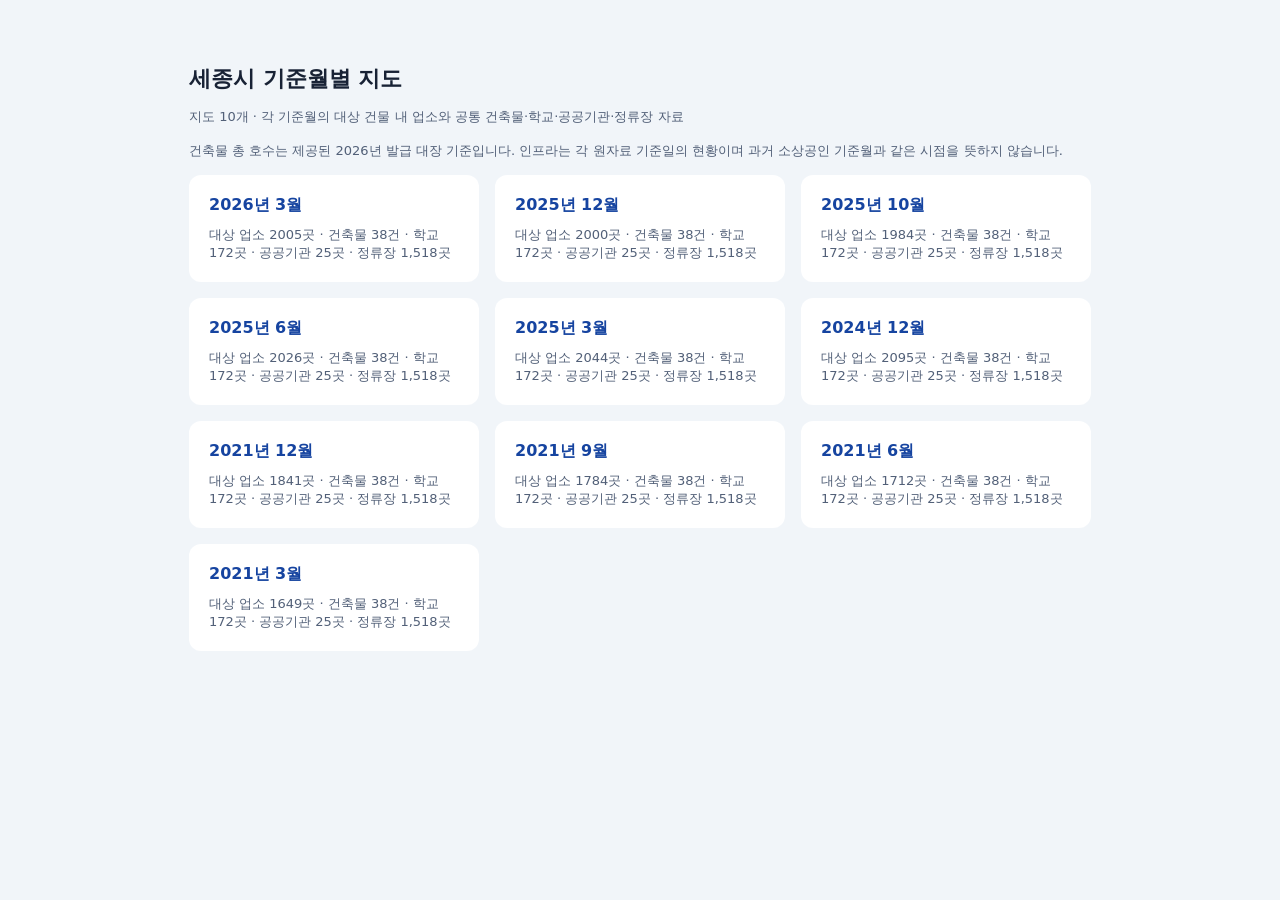
<file: index.html>
<!doctype html><html lang="ko"><head><meta charset="utf-8"><meta name="viewport" content="width=device-width,initial-scale=1"><title>세종시 기준월별 지도</title><link rel="stylesheet" href="atlas.css"></head><body class="landing"><main><h1>세종시 기준월별 지도</h1><p>지도 10개 · 각 기준월의 대상 건물 내 업소와 공통 건축물·학교·공공기관·정류장 자료</p><p>건축물 총 호수는 제공된 2026년 발급 대장 기준입니다. 인프라는 각 원자료 기준일의 현황이며 과거 소상공인 기준월과 같은 시점을 뜻하지 않습니다.</p><nav><a href="map_202603.html"><strong>2026년 3월</strong><span>대상 업소 2005곳 · 건축물 38건 · 학교 172곳 · 공공기관 25곳 · 정류장 1,518곳</span></a><a href="map_202512.html"><strong>2025년 12월</strong><span>대상 업소 2000곳 · 건축물 38건 · 학교 172곳 · 공공기관 25곳 · 정류장 1,518곳</span></a><a href="map_202510.html"><strong>2025년 10월</strong><span>대상 업소 1984곳 · 건축물 38건 · 학교 172곳 · 공공기관 25곳 · 정류장 1,518곳</span></a><a href="map_202506.html"><strong>2025년 6월</strong><span>대상 업소 2026곳 · 건축물 38건 · 학교 172곳 · 공공기관 25곳 · 정류장 1,518곳</span></a><a href="map_202503.html"><strong>2025년 3월</strong><span>대상 업소 2044곳 · 건축물 38건 · 학교 172곳 · 공공기관 25곳 · 정류장 1,518곳</span></a><a href="map_202412.html"><strong>2024년 12월</strong><span>대상 업소 2095곳 · 건축물 38건 · 학교 172곳 · 공공기관 25곳 · 정류장 1,518곳</span></a><a href="map_202112.html"><strong>2021년 12월</strong><span>대상 업소 1841곳 · 건축물 38건 · 학교 172곳 · 공공기관 25곳 · 정류장 1,518곳</span></a><a href="map_202109.html"><strong>2021년 9월</strong><span>대상 업소 1784곳 · 건축물 38건 · 학교 172곳 · 공공기관 25곳 · 정류장 1,518곳</span></a><a href="map_202106.html"><strong>2021년 6월</strong><span>대상 업소 1712곳 · 건축물 38건 · 학교 172곳 · 공공기관 25곳 · 정류장 1,518곳</span></a><a href="map_202103.html"><strong>2021년 3월</strong><span>대상 업소 1649곳 · 건축물 38건 · 학교 172곳 · 공공기관 25곳 · 정류장 1,518곳</span></a></nav></main></body></html>
</file>
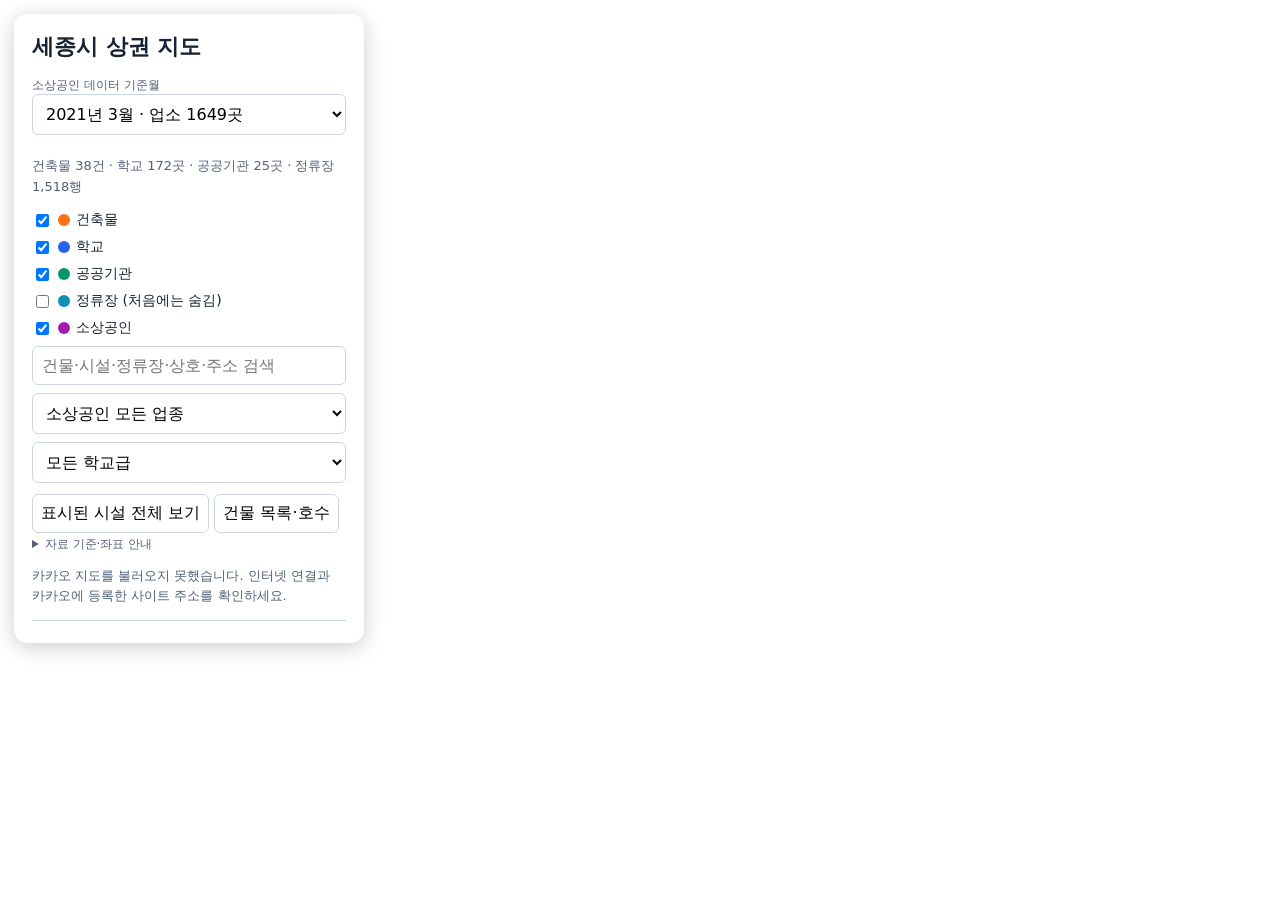
<file: map_202103.html>
<!doctype html><html lang="ko"><head><meta charset="utf-8"><meta name="viewport" content="width=device-width,initial-scale=1"><title>2021년 3월 세종시 상권 지도</title><link rel="stylesheet" href="atlas.css"></head><body><div id="map"></div><aside id="panel"><h1>세종시 상권 지도</h1><div id="controls"></div><p id="status" role="status">지도 준비 중…</p><div id="details"></div></aside><script src="common.js"></script><script src="shops_202103.js"></script><script src="https://dapi.kakao.com/v2/maps/sdk.js?appkey=53adfeb29db4ad29a2cf70888d6d825a&libraries=clusterer"></script><script src="atlas.js"></script></body></html>
</file>
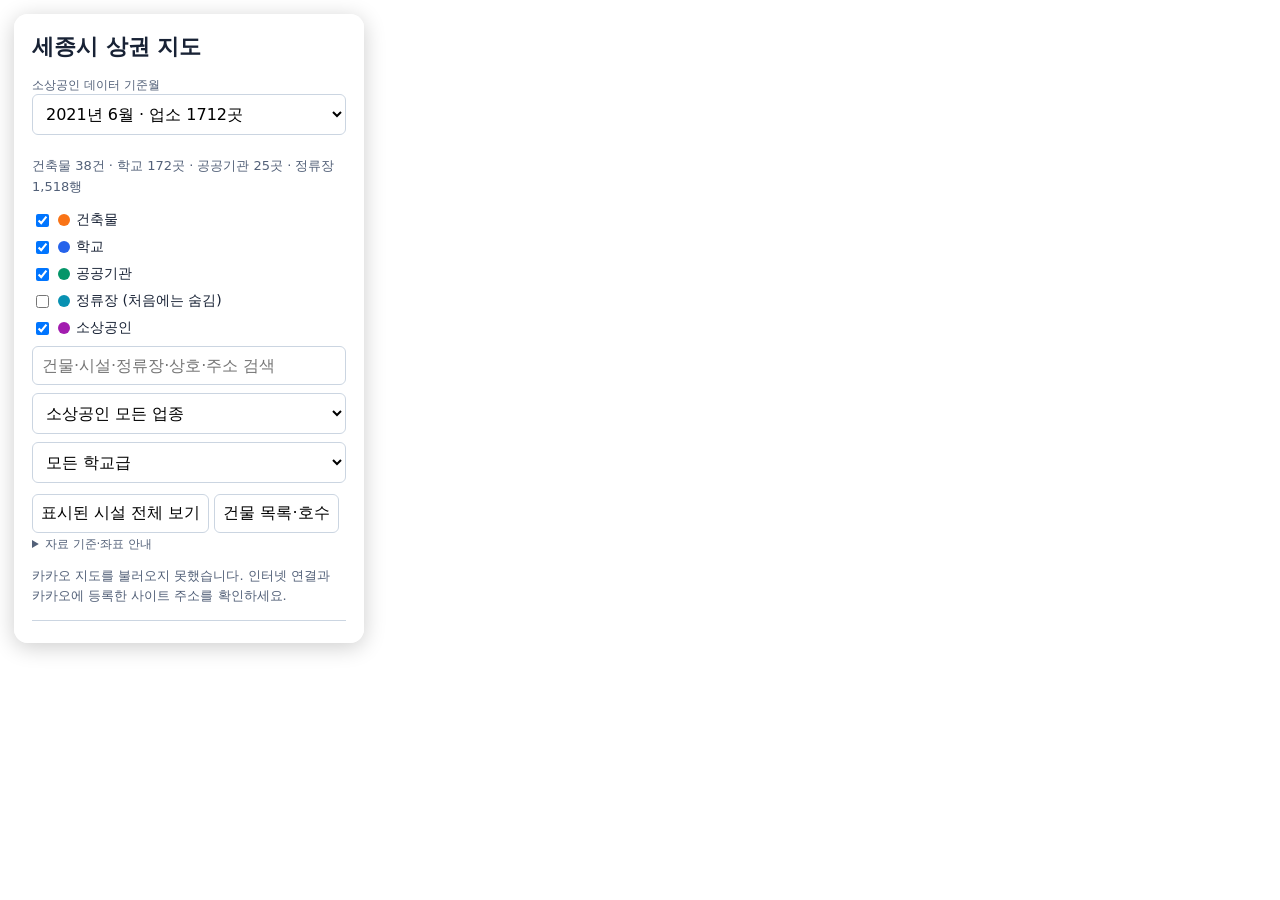
<file: map_202106.html>
<!doctype html><html lang="ko"><head><meta charset="utf-8"><meta name="viewport" content="width=device-width,initial-scale=1"><title>2021년 6월 세종시 상권 지도</title><link rel="stylesheet" href="atlas.css"></head><body><div id="map"></div><aside id="panel"><h1>세종시 상권 지도</h1><div id="controls"></div><p id="status" role="status">지도 준비 중…</p><div id="details"></div></aside><script src="common.js"></script><script src="shops_202106.js"></script><script src="https://dapi.kakao.com/v2/maps/sdk.js?appkey=53adfeb29db4ad29a2cf70888d6d825a&libraries=clusterer"></script><script src="atlas.js"></script></body></html>
</file>
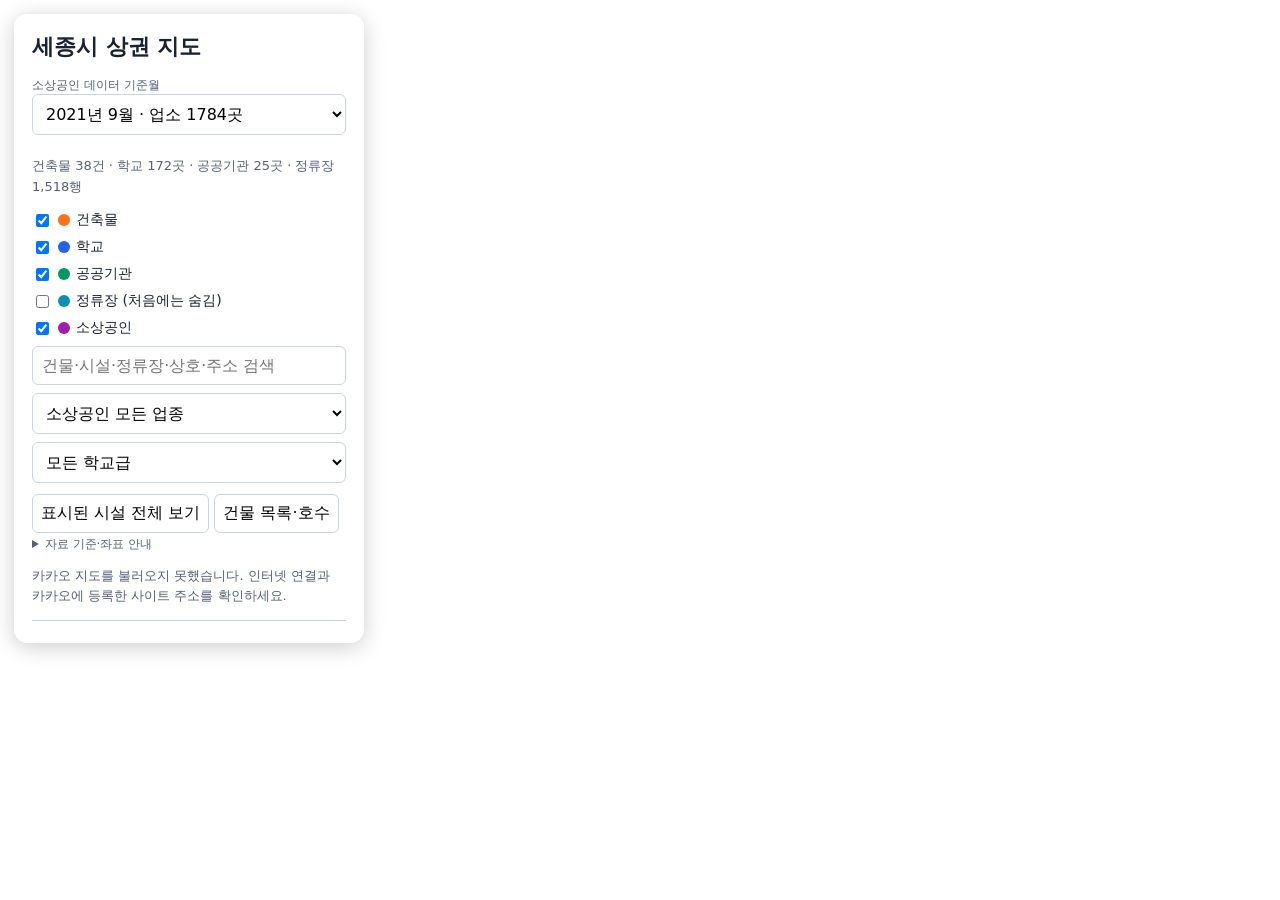
<file: map_202109.html>
<!doctype html><html lang="ko"><head><meta charset="utf-8"><meta name="viewport" content="width=device-width,initial-scale=1"><title>2021년 9월 세종시 상권 지도</title><link rel="stylesheet" href="atlas.css"></head><body><div id="map"></div><aside id="panel"><h1>세종시 상권 지도</h1><div id="controls"></div><p id="status" role="status">지도 준비 중…</p><div id="details"></div></aside><script src="common.js"></script><script src="shops_202109.js"></script><script src="https://dapi.kakao.com/v2/maps/sdk.js?appkey=53adfeb29db4ad29a2cf70888d6d825a&libraries=clusterer"></script><script src="atlas.js"></script></body></html>
</file>
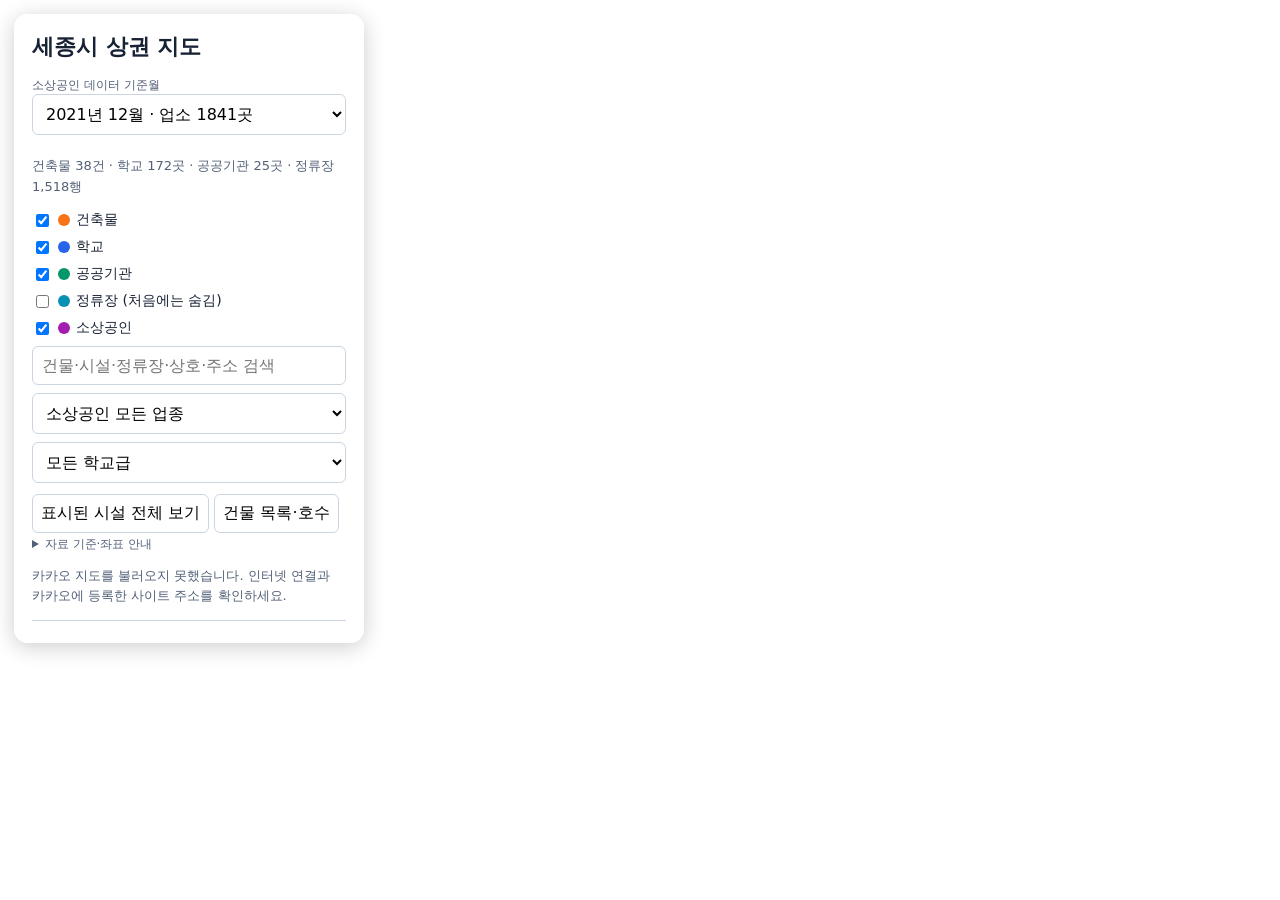
<file: map_202112.html>
<!doctype html><html lang="ko"><head><meta charset="utf-8"><meta name="viewport" content="width=device-width,initial-scale=1"><title>2021년 12월 세종시 상권 지도</title><link rel="stylesheet" href="atlas.css"></head><body><div id="map"></div><aside id="panel"><h1>세종시 상권 지도</h1><div id="controls"></div><p id="status" role="status">지도 준비 중…</p><div id="details"></div></aside><script src="common.js"></script><script src="shops_202112.js"></script><script src="https://dapi.kakao.com/v2/maps/sdk.js?appkey=53adfeb29db4ad29a2cf70888d6d825a&libraries=clusterer"></script><script src="atlas.js"></script></body></html>
</file>
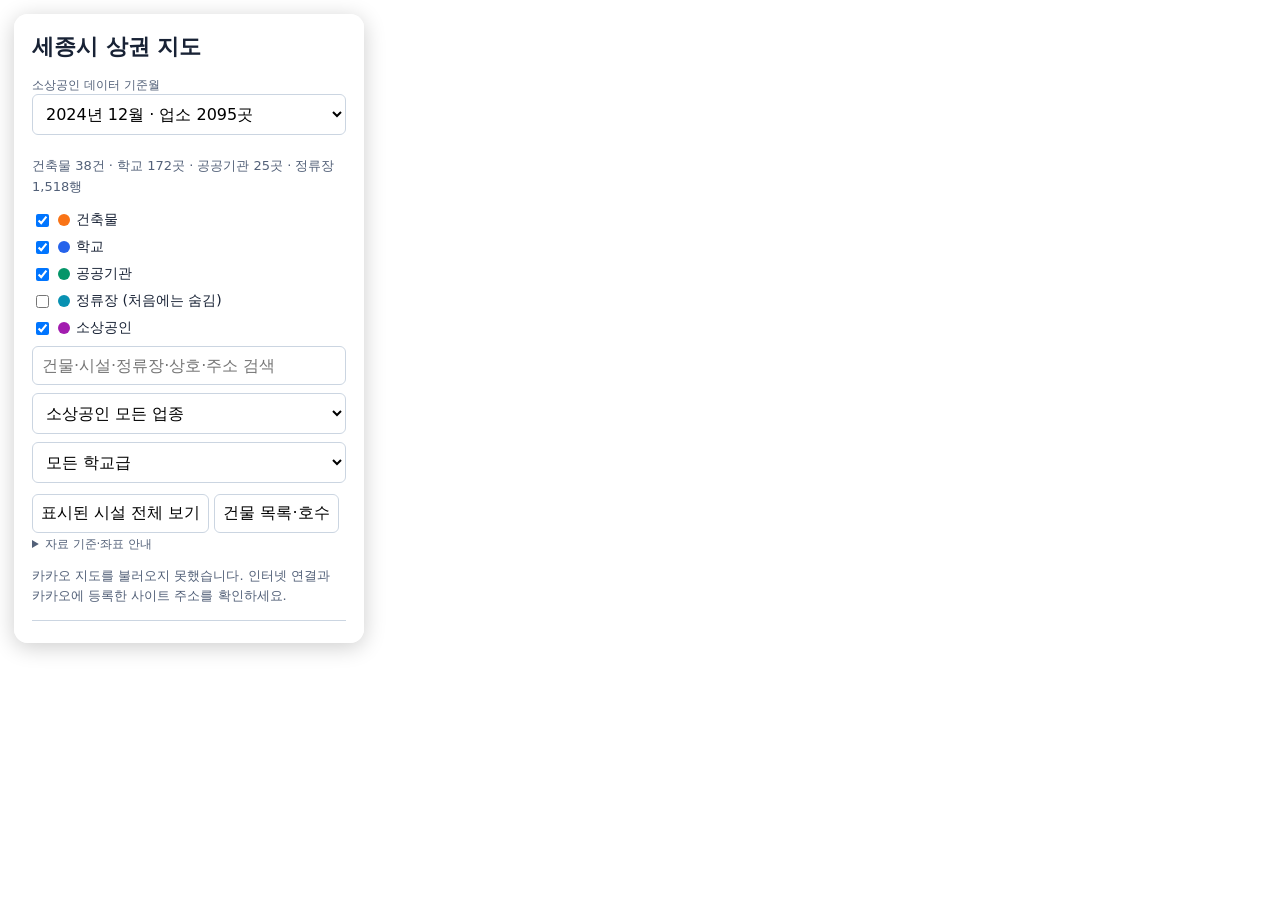
<file: map_202412.html>
<!doctype html><html lang="ko"><head><meta charset="utf-8"><meta name="viewport" content="width=device-width,initial-scale=1"><title>2024년 12월 세종시 상권 지도</title><link rel="stylesheet" href="atlas.css"></head><body><div id="map"></div><aside id="panel"><h1>세종시 상권 지도</h1><div id="controls"></div><p id="status" role="status">지도 준비 중…</p><div id="details"></div></aside><script src="common.js"></script><script src="shops_202412.js"></script><script src="https://dapi.kakao.com/v2/maps/sdk.js?appkey=53adfeb29db4ad29a2cf70888d6d825a&libraries=clusterer"></script><script src="atlas.js"></script></body></html>
</file>
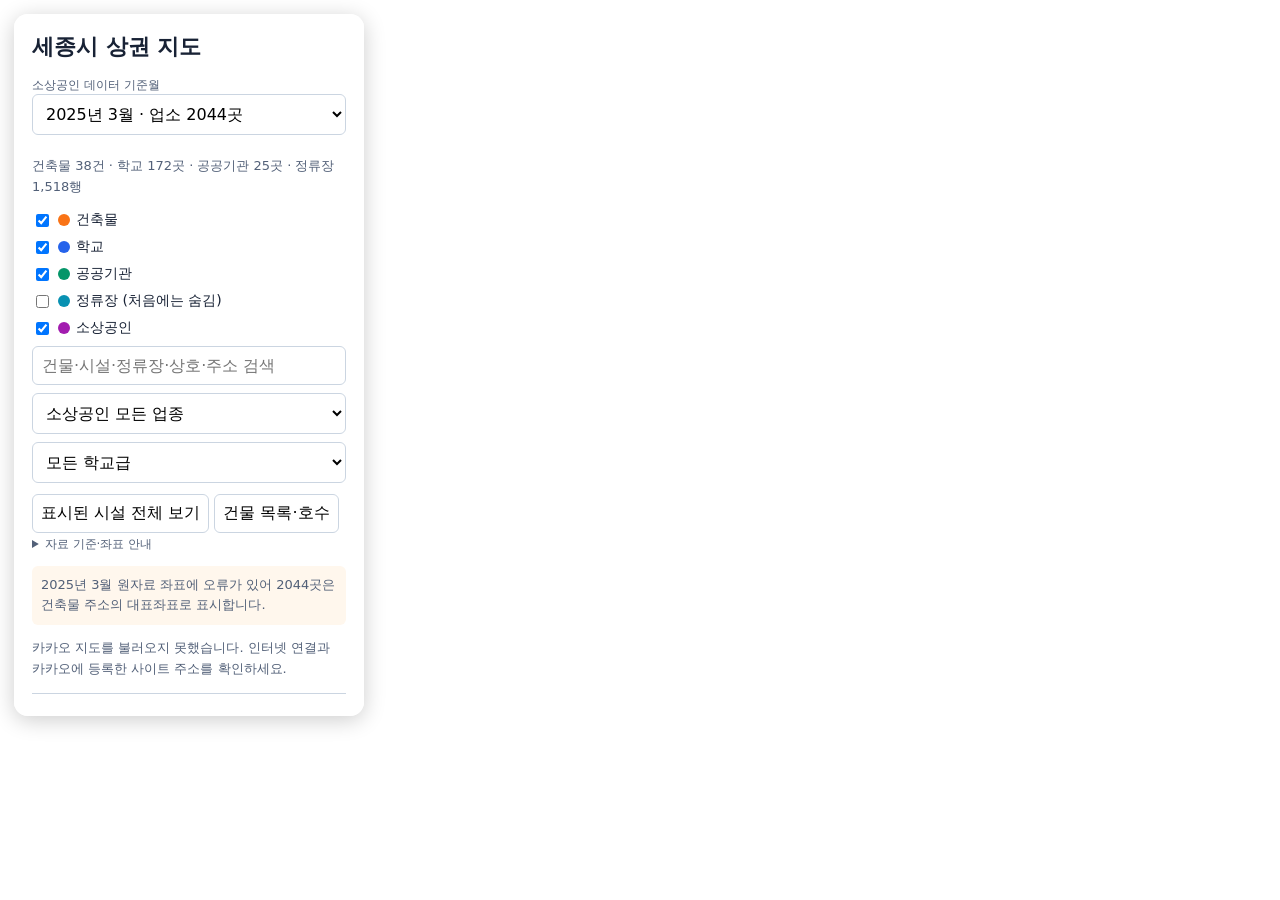
<file: map_202503.html>
<!doctype html><html lang="ko"><head><meta charset="utf-8"><meta name="viewport" content="width=device-width,initial-scale=1"><title>2025년 3월 세종시 상권 지도</title><link rel="stylesheet" href="atlas.css"></head><body><div id="map"></div><aside id="panel"><h1>세종시 상권 지도</h1><div id="controls"></div><p id="status" role="status">지도 준비 중…</p><div id="details"></div></aside><script src="common.js"></script><script src="shops_202503.js"></script><script src="https://dapi.kakao.com/v2/maps/sdk.js?appkey=53adfeb29db4ad29a2cf70888d6d825a&libraries=clusterer"></script><script src="atlas.js"></script></body></html>
</file>
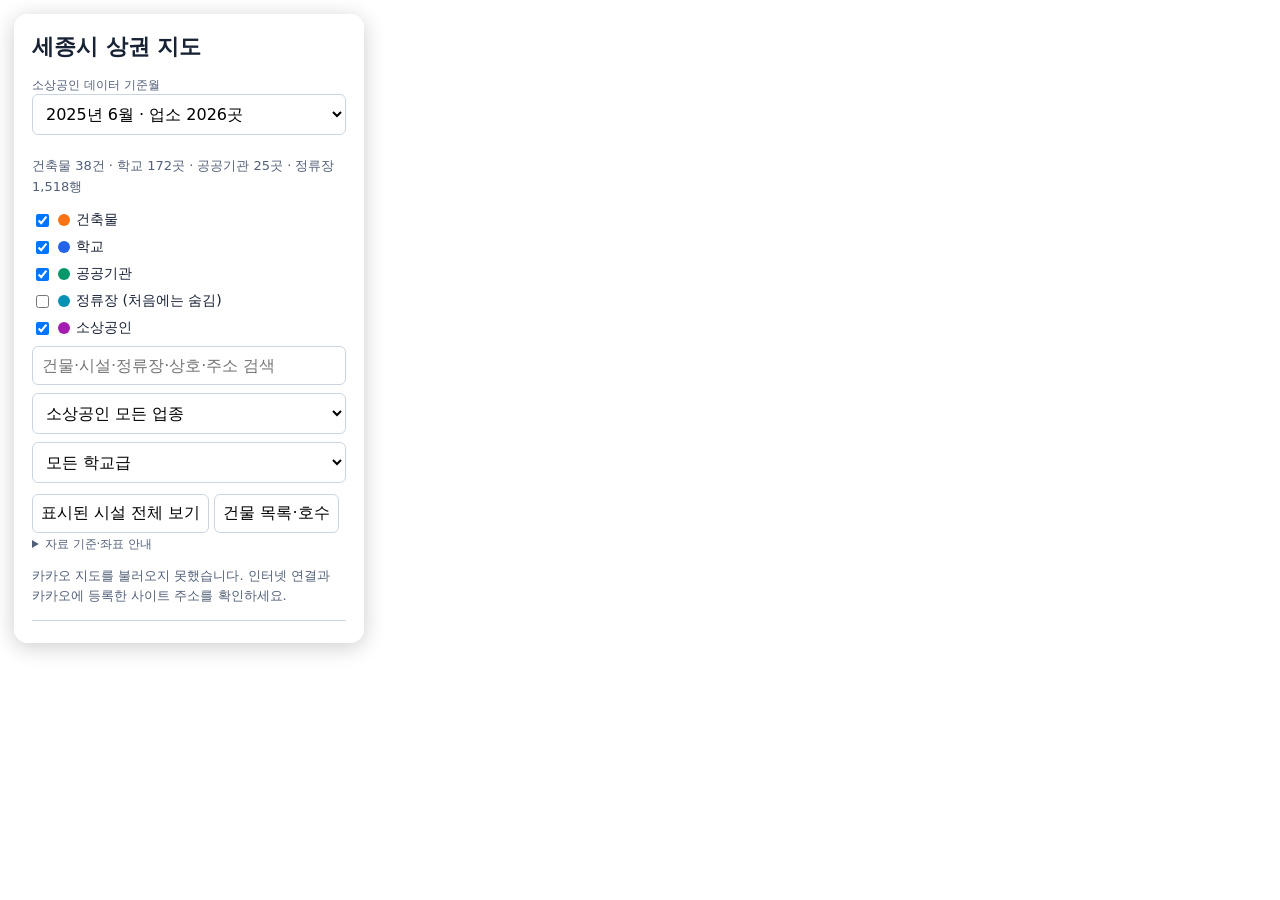
<file: map_202506.html>
<!doctype html><html lang="ko"><head><meta charset="utf-8"><meta name="viewport" content="width=device-width,initial-scale=1"><title>2025년 6월 세종시 상권 지도</title><link rel="stylesheet" href="atlas.css"></head><body><div id="map"></div><aside id="panel"><h1>세종시 상권 지도</h1><div id="controls"></div><p id="status" role="status">지도 준비 중…</p><div id="details"></div></aside><script src="common.js"></script><script src="shops_202506.js"></script><script src="https://dapi.kakao.com/v2/maps/sdk.js?appkey=53adfeb29db4ad29a2cf70888d6d825a&libraries=clusterer"></script><script src="atlas.js"></script></body></html>
</file>
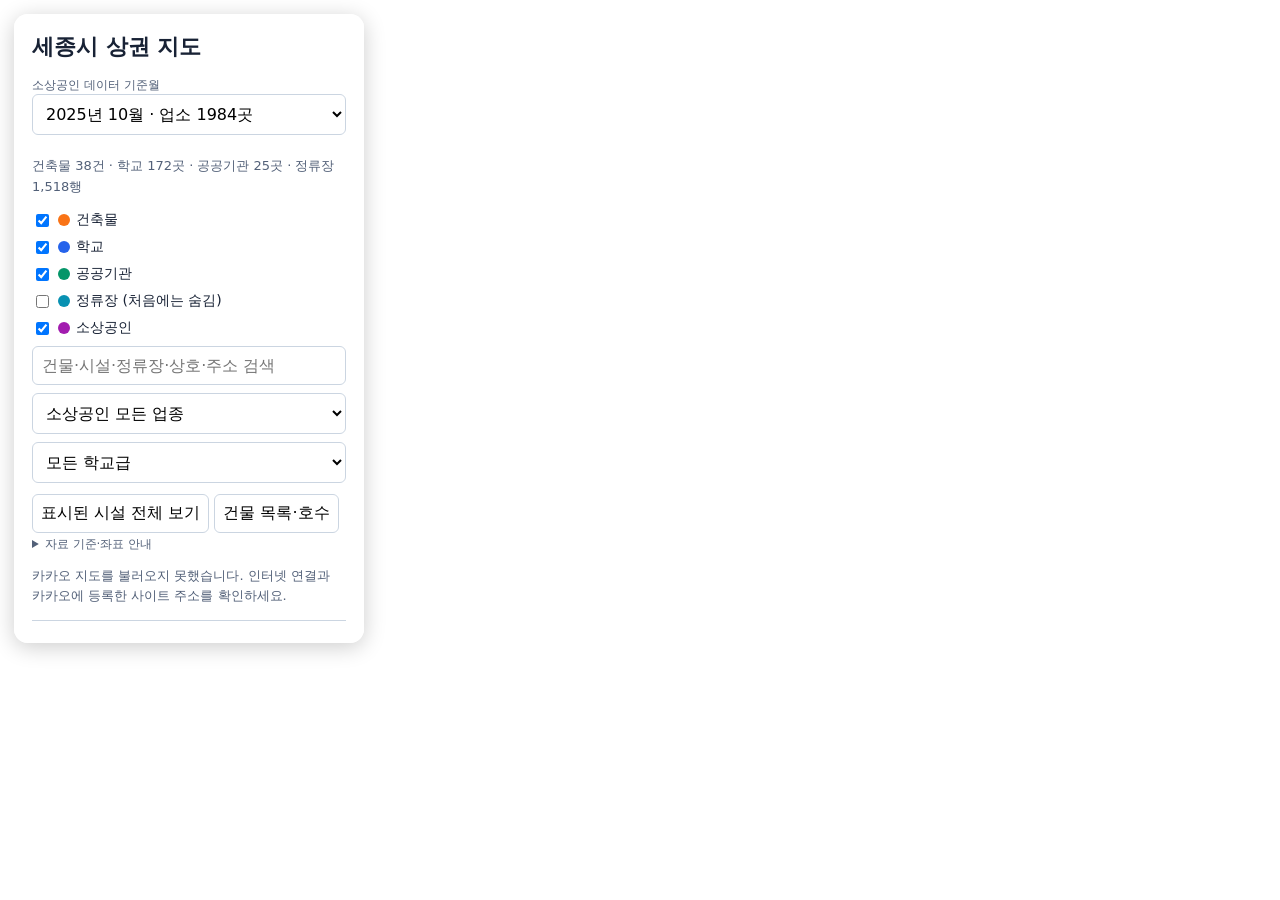
<file: map_202510.html>
<!doctype html><html lang="ko"><head><meta charset="utf-8"><meta name="viewport" content="width=device-width,initial-scale=1"><title>2025년 10월 세종시 상권 지도</title><link rel="stylesheet" href="atlas.css"></head><body><div id="map"></div><aside id="panel"><h1>세종시 상권 지도</h1><div id="controls"></div><p id="status" role="status">지도 준비 중…</p><div id="details"></div></aside><script src="common.js"></script><script src="shops_202510.js"></script><script src="https://dapi.kakao.com/v2/maps/sdk.js?appkey=53adfeb29db4ad29a2cf70888d6d825a&libraries=clusterer"></script><script src="atlas.js"></script></body></html>
</file>
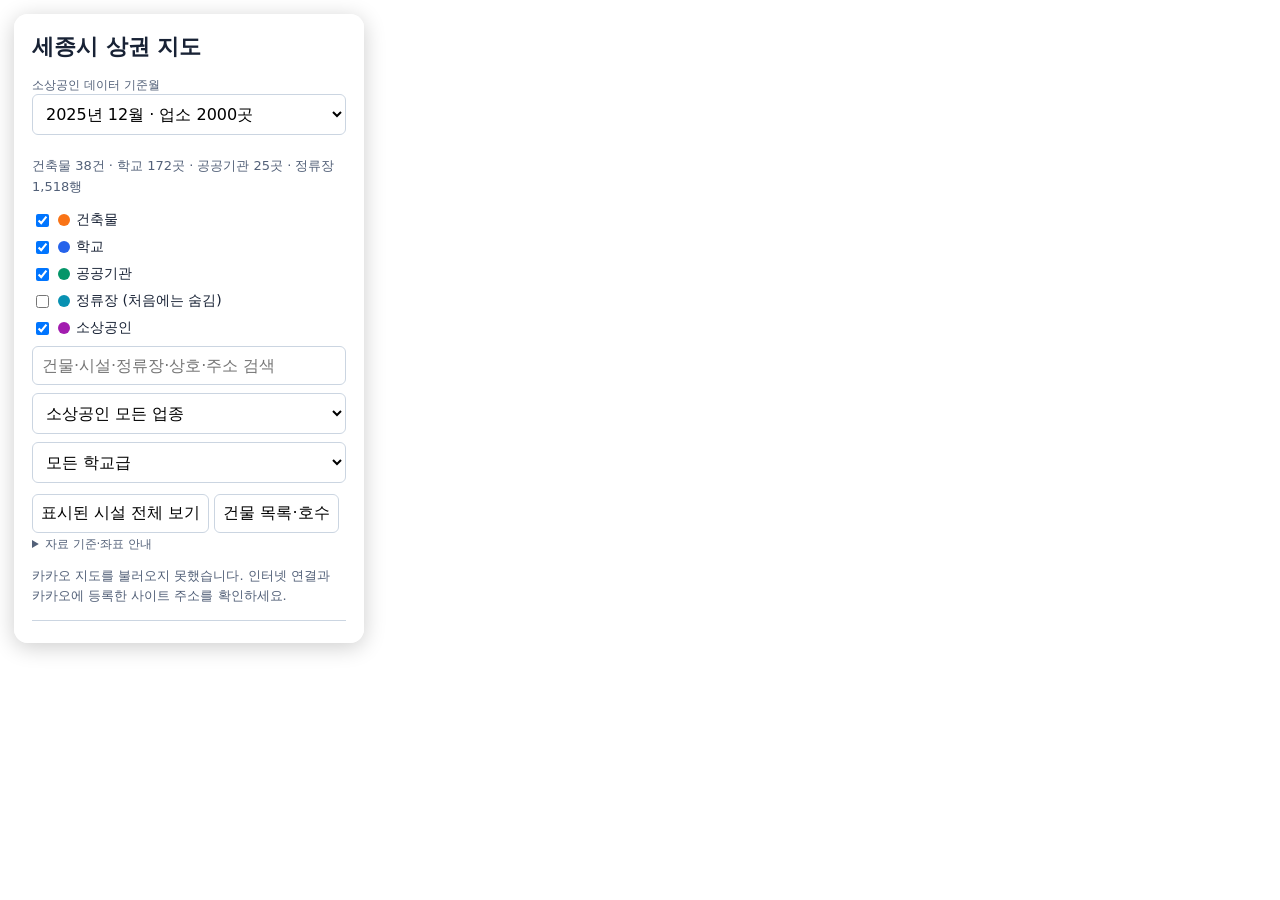
<file: map_202512.html>
<!doctype html><html lang="ko"><head><meta charset="utf-8"><meta name="viewport" content="width=device-width,initial-scale=1"><title>2025년 12월 세종시 상권 지도</title><link rel="stylesheet" href="atlas.css"></head><body><div id="map"></div><aside id="panel"><h1>세종시 상권 지도</h1><div id="controls"></div><p id="status" role="status">지도 준비 중…</p><div id="details"></div></aside><script src="common.js"></script><script src="shops_202512.js"></script><script src="https://dapi.kakao.com/v2/maps/sdk.js?appkey=53adfeb29db4ad29a2cf70888d6d825a&libraries=clusterer"></script><script src="atlas.js"></script></body></html>
</file>
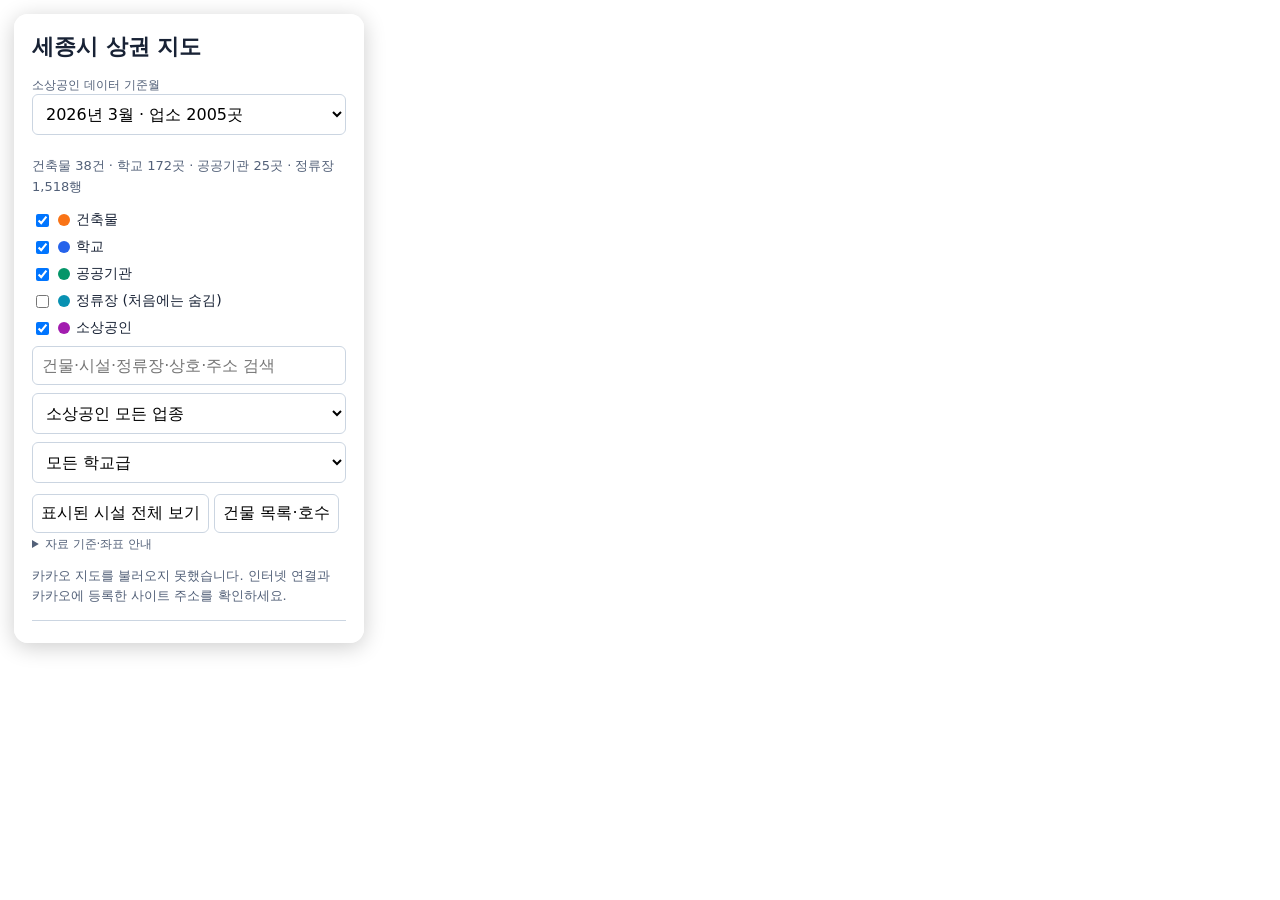
<file: map_202603.html>
<!doctype html><html lang="ko"><head><meta charset="utf-8"><meta name="viewport" content="width=device-width,initial-scale=1"><title>2026년 3월 세종시 상권 지도</title><link rel="stylesheet" href="atlas.css"></head><body><div id="map"></div><aside id="panel"><h1>세종시 상권 지도</h1><div id="controls"></div><p id="status" role="status">지도 준비 중…</p><div id="details"></div></aside><script src="common.js"></script><script src="shops_202603.js"></script><script src="https://dapi.kakao.com/v2/maps/sdk.js?appkey=53adfeb29db4ad29a2cf70888d6d825a&libraries=clusterer"></script><script src="atlas.js"></script></body></html>
</file>
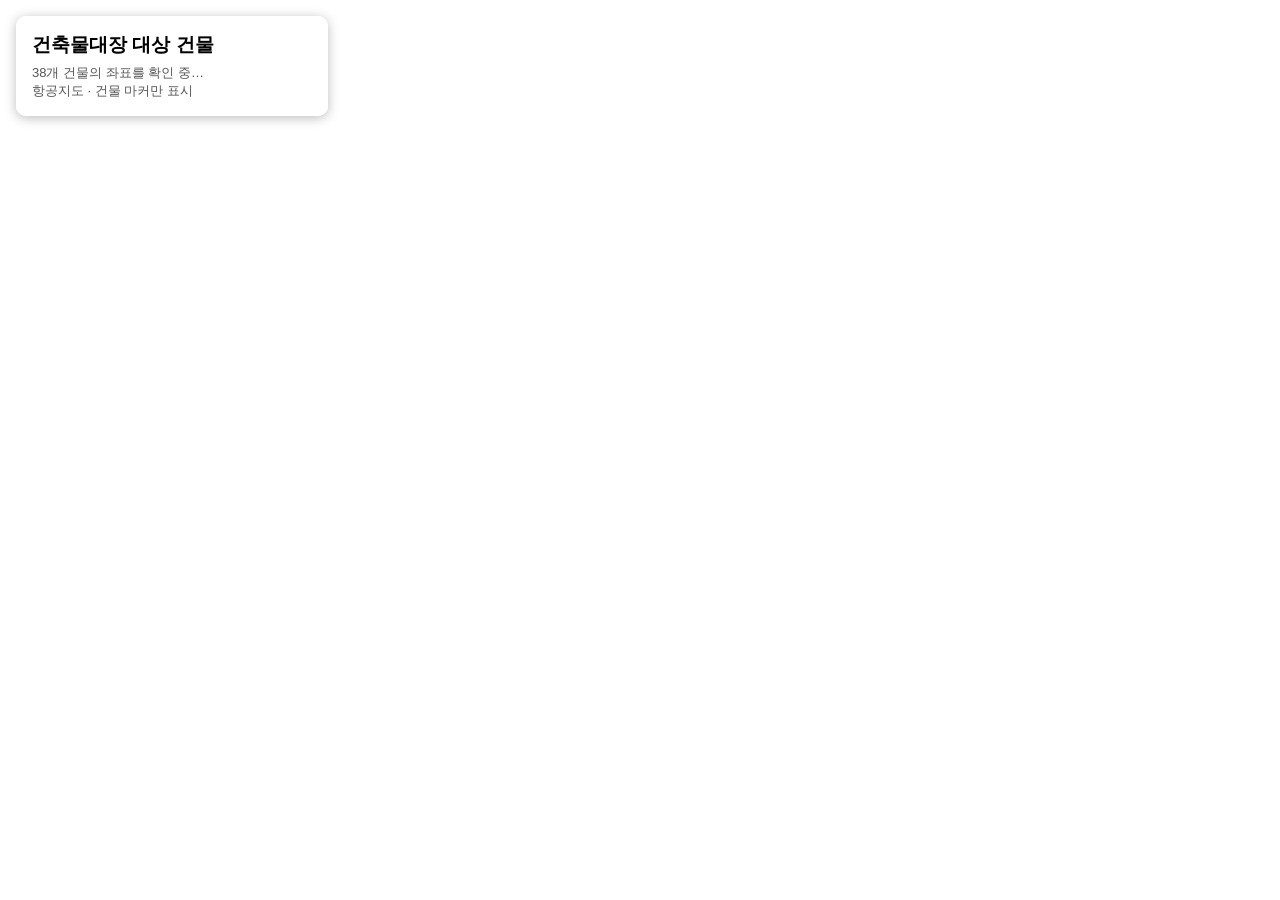
<file: 건축물대장_38개_건물_지도.html>
<!doctype html>
<html lang="ko"><head><meta charset="utf-8"><meta name="viewport" content="width=device-width,initial-scale=1"><title>건축물대장 38개 건물 지도</title>
<style>body{margin:0;font-family:"Malgun Gothic",sans-serif}#map{height:100vh}.panel{position:fixed;z-index:2;top:16px;left:16px;width:280px;padding:16px;background:#fffc;border-radius:10px;box-shadow:0 2px 12px #0004}.panel h1{margin:0 0 6px;font-size:19px}.panel p{margin:0;color:#555;font-size:13px}.info{padding:5px;font-size:13px;line-height:1.6}.info strong{font-size:15px}</style>
<script src="건축물대장_38개_건물_지도_data.js"></script><script src="https://dapi.kakao.com/v2/maps/sdk.js?appkey=53adfeb29db4ad29a2cf70888d6d825a&libraries=services,clusterer"></script></head>
<body><aside class="panel"><h1>건축물대장 대상 건물</h1><p id="status">38개 건물의 좌표를 확인 중…</p><p>항공지도 · 건물 마커만 표시</p></aside><div id="map"></div><script>
const map=new kakao.maps.Map(document.getElementById('map'),{center:new kakao.maps.LatLng(36.49,127.28),level:9});map.setMapTypeId(kakao.maps.MapTypeId.SKYVIEW);
const geocoder=new kakao.maps.services.Geocoder(),places=new kakao.maps.services.Places(),clusterer=new kakao.maps.MarkerClusterer({map,averageCenter:true,minLevel:7}),info=new kakao.maps.InfoWindow({removable:true});let done=0,found=0;
const esc=v=>String(v).replace(/[&<>"']/g,c=>({'&':'&amp;','<':'&lt;','>':'&gt;','"':'&quot;',"'":'&#039;'}[c]));
const ledgerAddresses={ '엠브릿지타워':'세종특별자치시 도움3로 19', '강남프라자':'세종특별자치시 시청대로 127', '어반아트리움(퍼스트원)':'세종특별자치시 나성북로 30' };
BUILDING_LEDGER_DATA.forEach(x=>{if(ledgerAddresses[x.name]) x.address=ledgerAddresses[x.name]});
const failed=[];
function status(){done++;document.getElementById('status').textContent=`좌표 확인 ${found} / ${BUILDING_LEDGER_DATA.length}곳`+(done<BUILDING_LEDGER_DATA.length?' · 검색 중…':'')+(failed.length?` · 확인 필요: ${failed.join(', ')}`:'')}
function add(x,lat,lng){const m=new kakao.maps.Marker({position:new kakao.maps.LatLng(lat,lng),title:x.name});kakao.maps.event.addListener(m,'click',()=>{info.setContent(`<div class="info"><strong>${esc(x.name)}</strong><br>${esc(x.address||x.query)}</div>`);info.open(map,m)});clusterer.addMarker(m);found++}
function keyword(x){places.keywordSearch(x.query,(r,s)=>{if(s===kakao.maps.services.Status.OK)add(x,+r[0].y,+r[0].x);else failed.push(x.name);status()})}
BUILDING_LEDGER_DATA.forEach(x=>{if(!x.address){keyword(x);return}geocoder.addressSearch(x.address,(r,s)=>{if(s===kakao.maps.services.Status.OK){add(x,+r[0].y,+r[0].x);status()}else keyword(x)})});
</script></body></html>
</file>
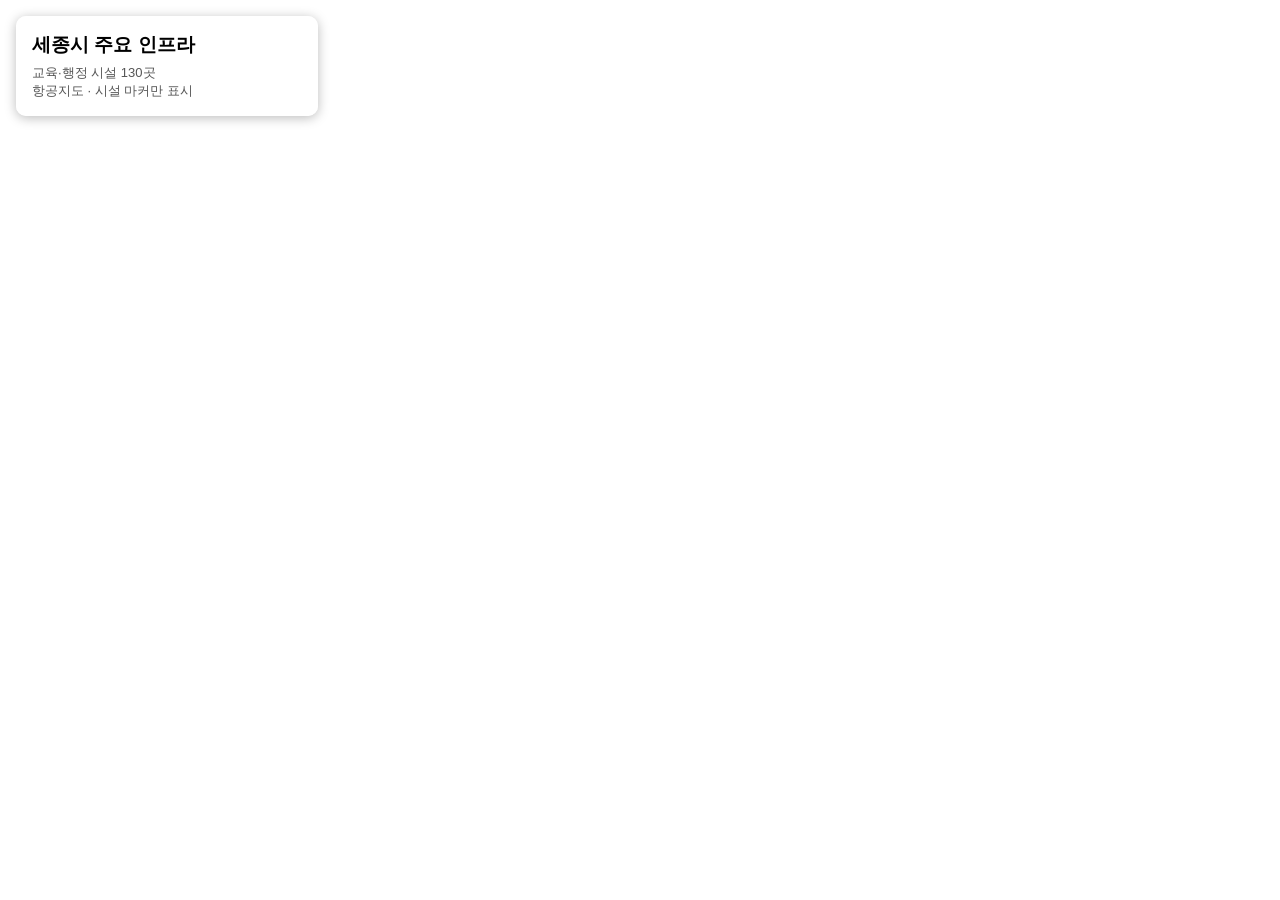
<file: 세종시_주요_인프라_지도.html>
<!doctype html>
<html lang="ko"><head><meta charset="utf-8"><meta name="viewport" content="width=device-width,initial-scale=1"><title>세종시 주요 인프라 지도</title>
<style>body{margin:0;font-family:"Malgun Gothic",sans-serif}#map{height:100vh}.panel{position:fixed;z-index:2;top:16px;left:16px;width:270px;padding:16px;background:#fffc;border-radius:10px;box-shadow:0 2px 12px #0004}.panel h1{margin:0 0 6px;font-size:19px}.panel p{margin:0;color:#555;font-size:13px}.info{padding:5px;font-size:13px;line-height:1.6}.info strong{font-size:15px}</style>
<script src="세종시_주요_인프라_지도_data.js"></script><script src="https://dapi.kakao.com/v2/maps/sdk.js?appkey=53adfeb29db4ad29a2cf70888d6d825a&libraries=clusterer"></script></head>
<body><aside class="panel"><h1>세종시 주요 인프라</h1><p>교육·행정 시설 130곳</p><p>항공지도 · 시설 마커만 표시</p></aside><div id="map"></div><script>
const map=new kakao.maps.Map(document.getElementById('map'),{center:new kakao.maps.LatLng(36.49,127.28),level:9});map.setMapTypeId(kakao.maps.MapTypeId.SKYVIEW);
const clusterer=new kakao.maps.MarkerClusterer({map,averageCenter:true,minLevel:7}),bounds=new kakao.maps.LatLngBounds(),info=new kakao.maps.InfoWindow({removable:true});
const esc=v=>String(v).replace(/[&<>"']/g,c=>({'&':'&amp;','<':'&lt;','>':'&gt;','"':'&quot;',"'":'&#039;'}[c]));
const markers=INFRASTRUCTURE_DATA.map(x=>{const p=new kakao.maps.LatLng(x.lat,x.lng),m=new kakao.maps.Marker({position:p,title:x.name});bounds.extend(p);kakao.maps.event.addListener(m,'click',()=>{info.setContent(`<div class="info"><strong>${esc(x.name)}</strong><br>${esc(x.type)} · ${esc(x.category)}<br>${esc(x.address)}</div>`);info.open(map,m)});return m});clusterer.addMarkers(markers);map.setBounds(bounds);
</script></body></html>
</file>
<file: atlas.css>
*{box-sizing:border-box}body{margin:0;font-family:system-ui,"Malgun Gothic",sans-serif;color:#182235}#map{height:100vh;height:100dvh}#panel{position:fixed;z-index:10;left:14px;top:14px;width:350px;max-width:calc(100vw - 28px);max-height:calc(100dvh - 28px);overflow:auto;background:#fffffff5;border-radius:14px;padding:18px;box-shadow:0 4px 22px #0003}h1{font-size:22px;margin:0 0 12px}h2{font-size:18px}h3{font-size:15px}p{font-size:13px;line-height:1.6;color:#526078}select,input[type=search]{font:inherit;width:100%;padding:9px;border:1px solid #cbd5e1;border-radius:6px;background:white;margin-bottom:8px}label.layer{display:flex;gap:6px;align-items:center;margin:8px 0;font-size:14px}.dot{width:12px;height:12px;border-radius:50%;display:inline-block}button{font:inherit;cursor:pointer;padding:8px;border:1px solid #cbd5e1;border-radius:6px;background:white;margin:3px 0}button:hover{background:#eef2ff}button:focus-visible,a:focus-visible{outline:3px solid #2563eb}#details{border-top:1px solid #cbd5e1;margin-top:12px;padding-top:4px}.metric{display:block;font-size:25px;color:#c2410c;font-weight:700}.warning{background:#fff7ed;border-radius:6px;padding:9px}.source{font-size:11px;overflow-wrap:anywhere}.entry{display:block;width:100%;text-align:left;font-size:13px}.muted{font-size:12px;color:#526078}.result-list{max-height:250px;overflow:auto}.landing{background:#f1f5f9}.landing main{max-width:950px;margin:40px auto;padding:24px}.landing nav{display:grid;grid-template-columns:repeat(auto-fit,minmax(260px,1fr));gap:16px}.landing a{background:white;padding:20px;border-radius:12px;text-decoration:none;color:#1644a0}.landing span{display:block;margin-top:10px;color:#526078;font-size:13px}.popup-label{background:white;border:2px solid #f97316;padding:6px;border-radius:6px;white-space:nowrap;font-size:13px;font-weight:700}@media(max-width:600px){#panel{max-height:48dvh;left:8px;top:8px;width:310px;padding:12px}h1{font-size:18px}.landing main{margin:0;padding:20px}}
/* Labels pass clicks through; polygons provide population details. */
.air-controls{border:1px solid #b6d7d0;border-radius:8px;padding:10px;margin:8px 0 12px;background:#f4fbf9}.air-controls h2{font-size:16px;margin:0 0 6px}.air-controls p{font-size:11px;margin:5px 0}.air-notice{background:#e1f0ed;color:#204b43;padding:7px;border-radius:5px}.air-source{font-size:11px;margin-top:8px}.air-source summary,.air-controls summary{cursor:pointer}.air-table{border-collapse:collapse;width:100%;font-size:12px;margin:8px 0}.air-table caption{text-align:left;font-size:10px;color:#526078}.air-table th,.air-table td{border-bottom:1px solid #d4e4df;padding:5px 2px}.air-table th{text-align:left;font-weight:500}.air-table td{text-align:right;font-weight:700;font-variant-numeric:tabular-nums}.air-current{background:#d6ece6}.air-ramp{height:9px;border-radius:3px;background:linear-gradient(90deg,#d5f3ee,#13695f)}.air-scale{display:flex;justify-content:space-between;font-size:11px}.air-badge{white-space:nowrap;border:2px solid white;border-radius:7px;padding:5px 7px;box-shadow:0 2px 6px #0006;font-size:12px;font-weight:700;margin:0}.air-badge:hover{filter:brightness(1.12)}.air-building{margin-top:12px;border-top:1px solid #b6d7d0}.air-controls button:disabled{cursor:default;opacity:.5}
.district-label{pointer-events:none;user-select:none;white-space:nowrap;padding:3px 7px;border-radius:5px;background:#0f172ac9;color:#fff8bd;border:1px solid #fef08a99;text-shadow:0 1px 2px #000;font-size:13px;font-weight:700;box-shadow:0 1px 3px #0004}
.population-controls{border-top:1px solid #e2e8f0;padding-top:5px;margin-top:8px}#population-legend{display:grid;grid-template-columns:1fr 1fr;gap:5px;font-size:11px;margin-bottom:8px}#population-legend span{display:flex;align-items:center;gap:5px}#population-legend i{display:inline-block;width:14px;height:14px;border:1px solid #64748b;border-radius:2px}#population-detail:not(:empty){border-top:1px solid #cbd5e1;margin-top:8px}#population-detail h3{margin:8px 0}#population-detail strong{font-size:17px;color:#9a3412}
.district-controls{border-top:1px solid #e2e8f0;border-bottom:1px solid #e2e8f0;padding:6px 0;margin-bottom:10px}.district-controls p{margin:2px 0 6px;font-size:11px}.boundary-swatch{display:inline-block;width:16px;border-top:3px solid #d6ae15}.boundary-source{font-size:11px;color:#526078;margin-bottom:6px}.boundary-source p{overflow-wrap:anywhere}.boundary-source a{color:#1644a0}
</file>
